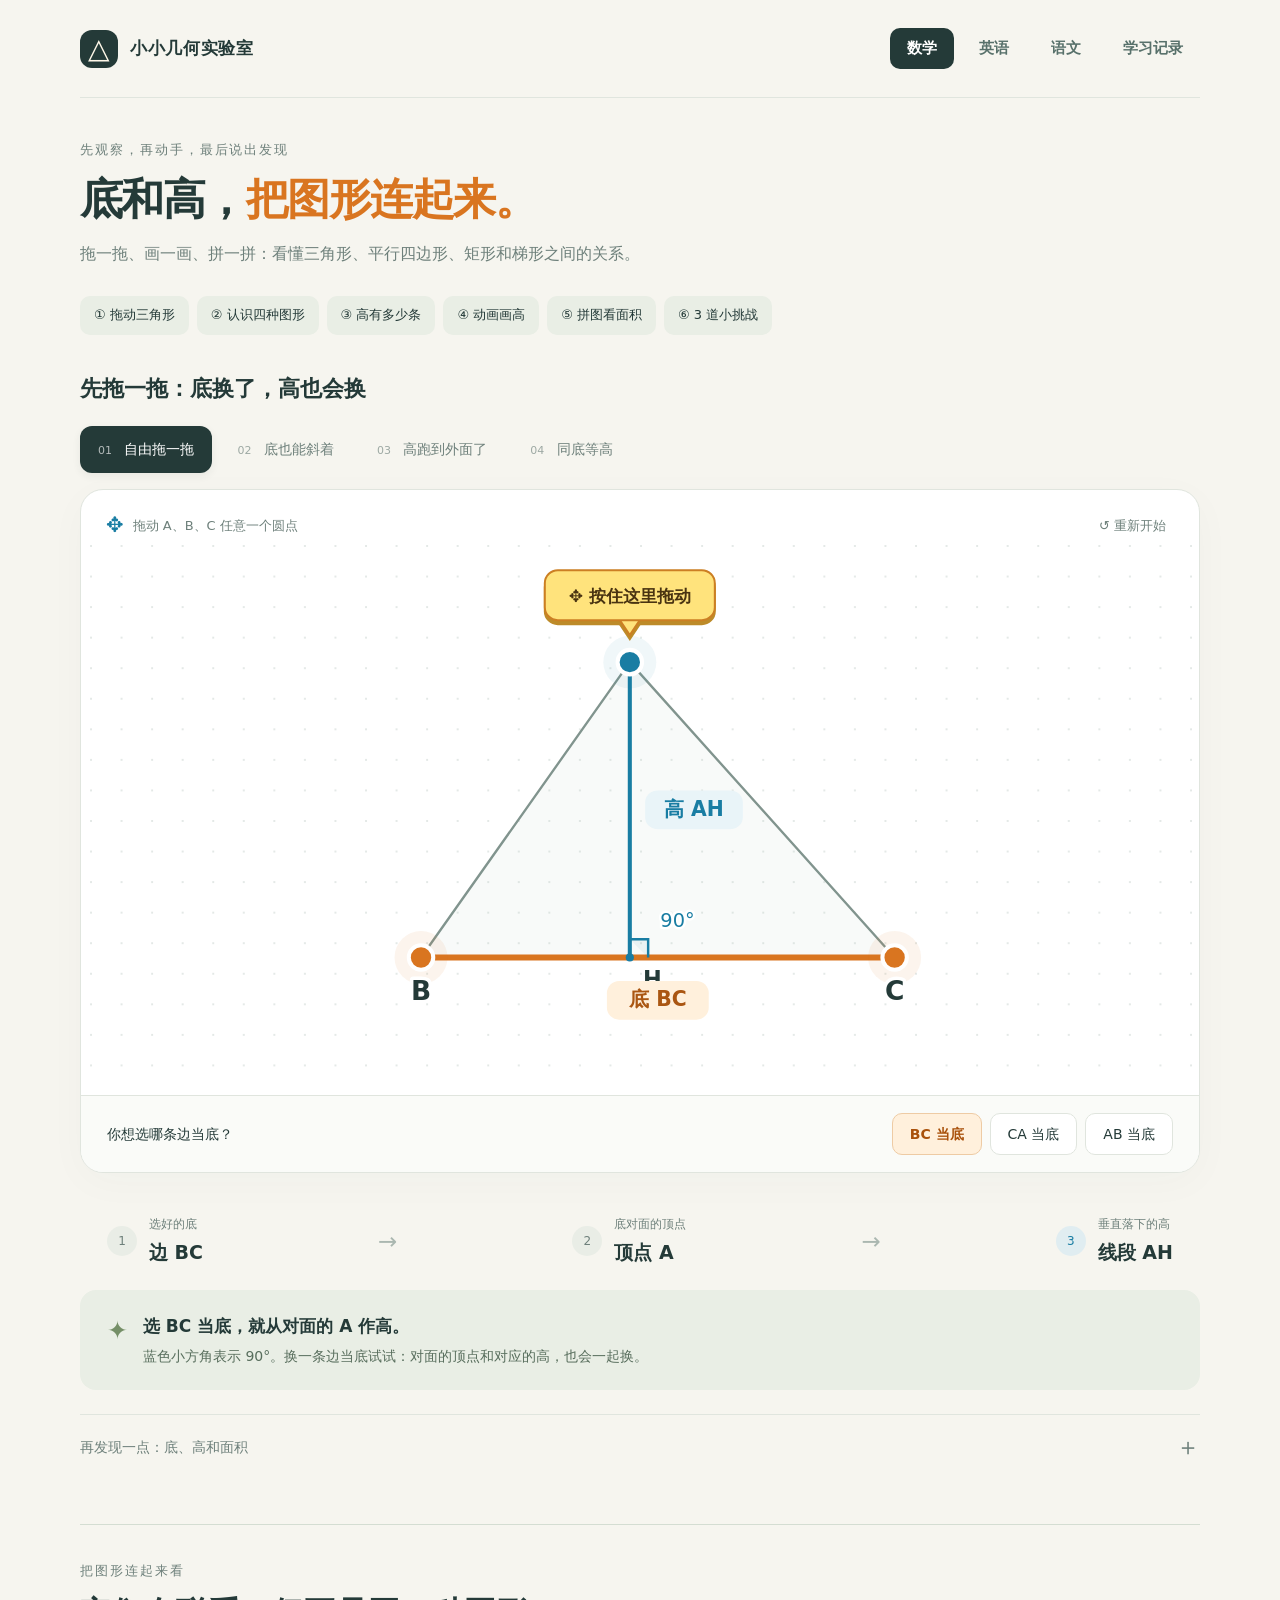
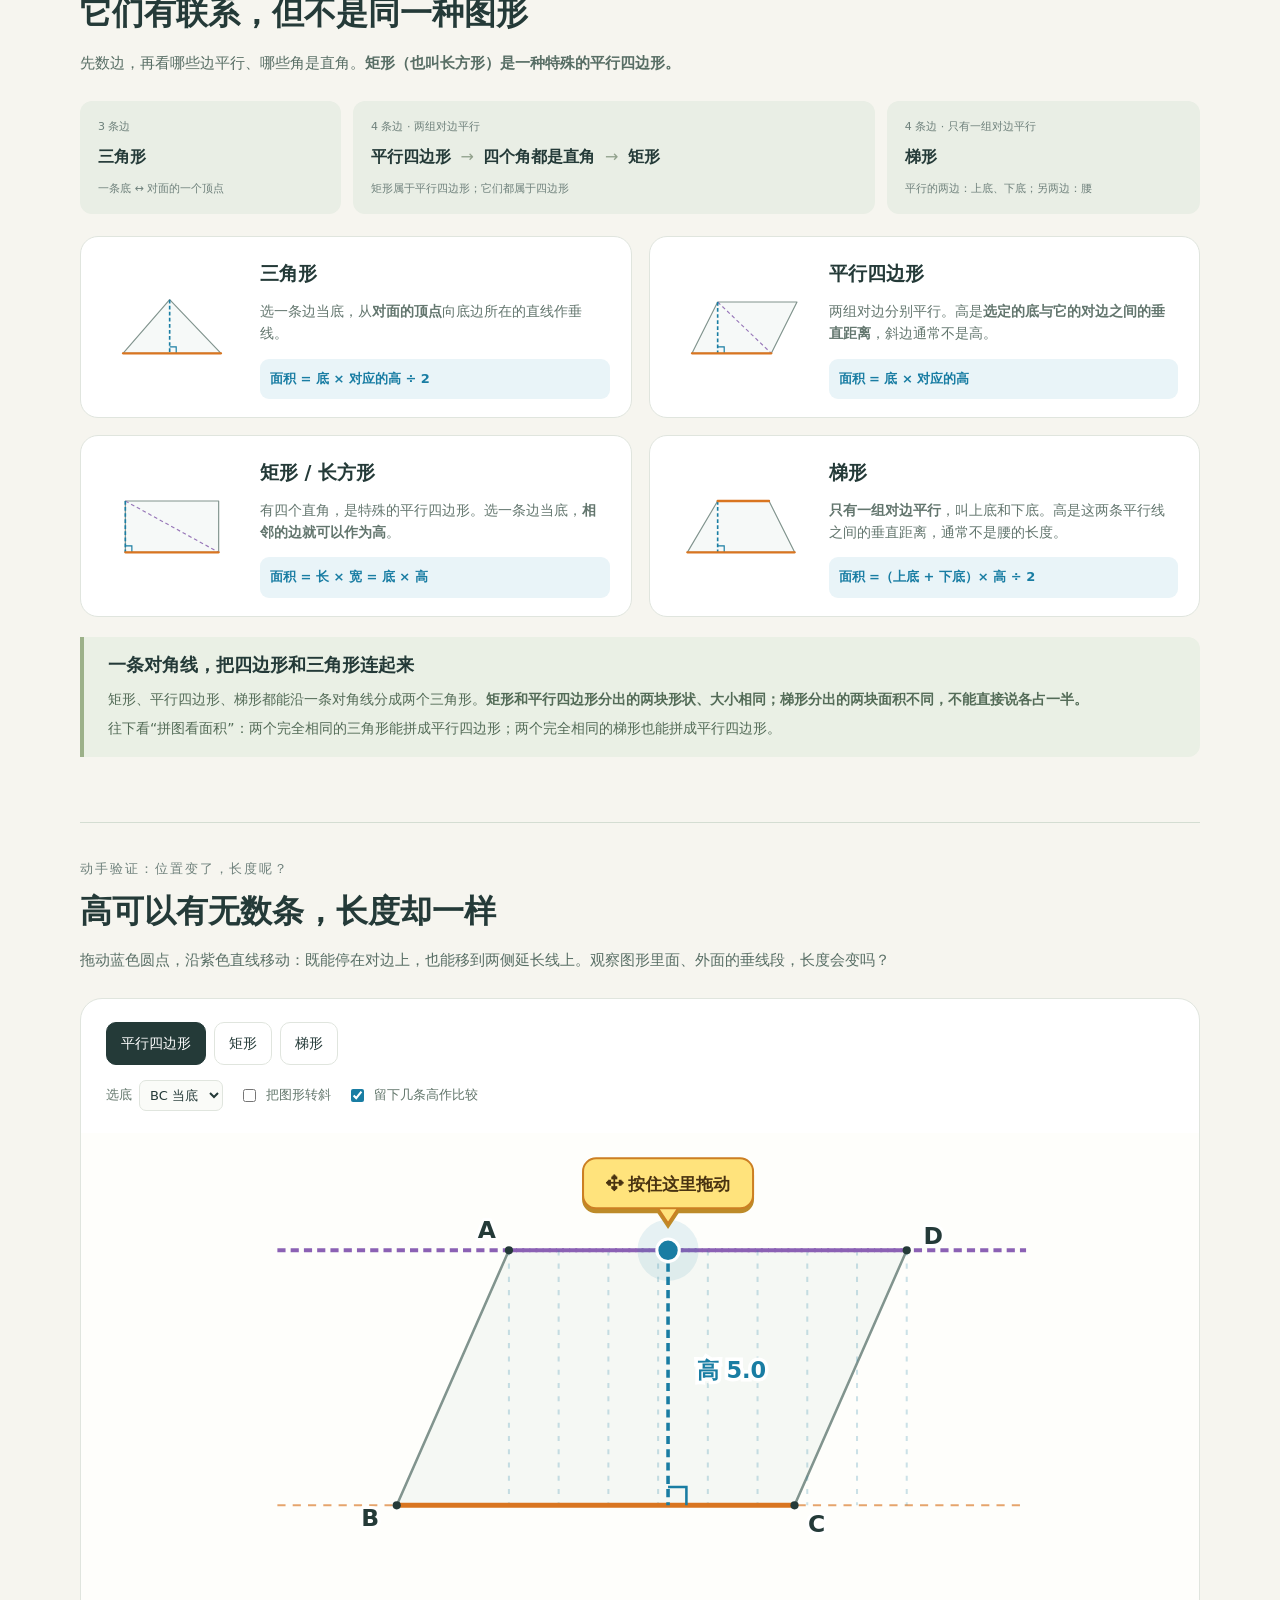
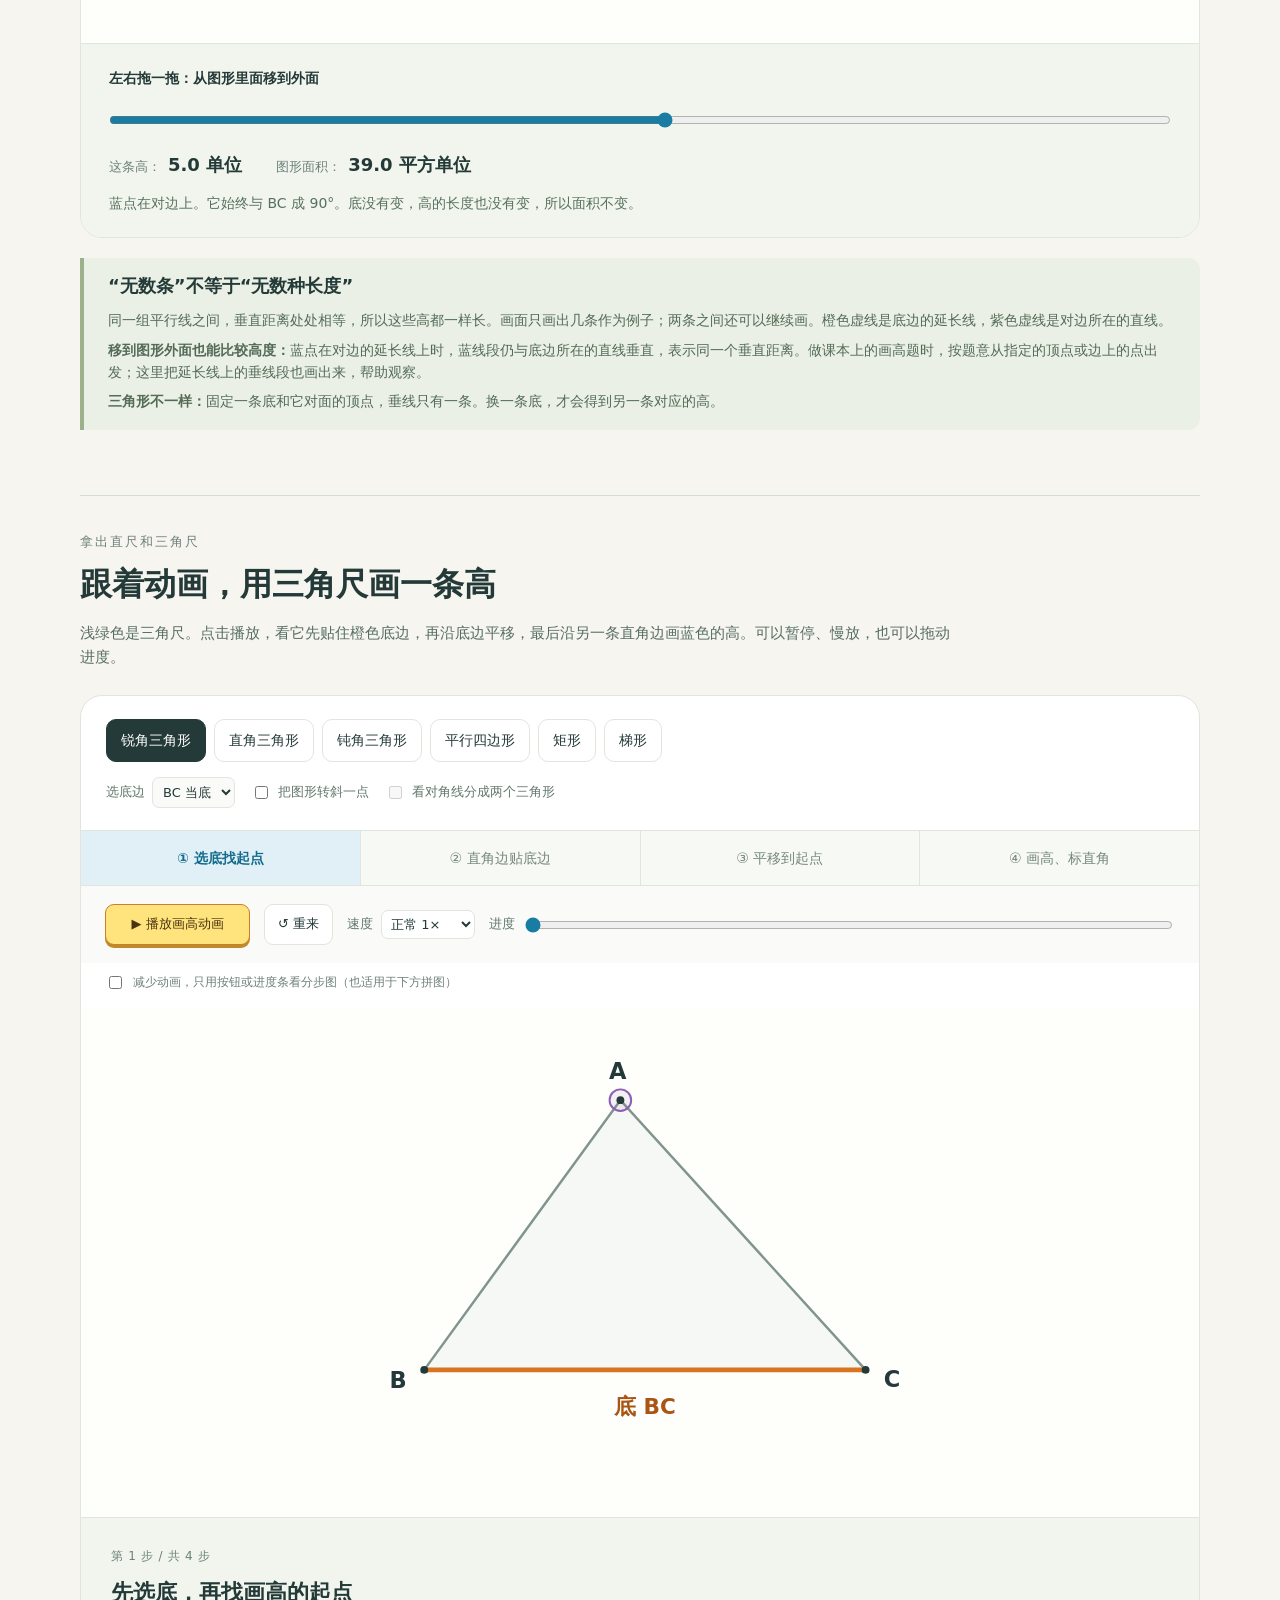
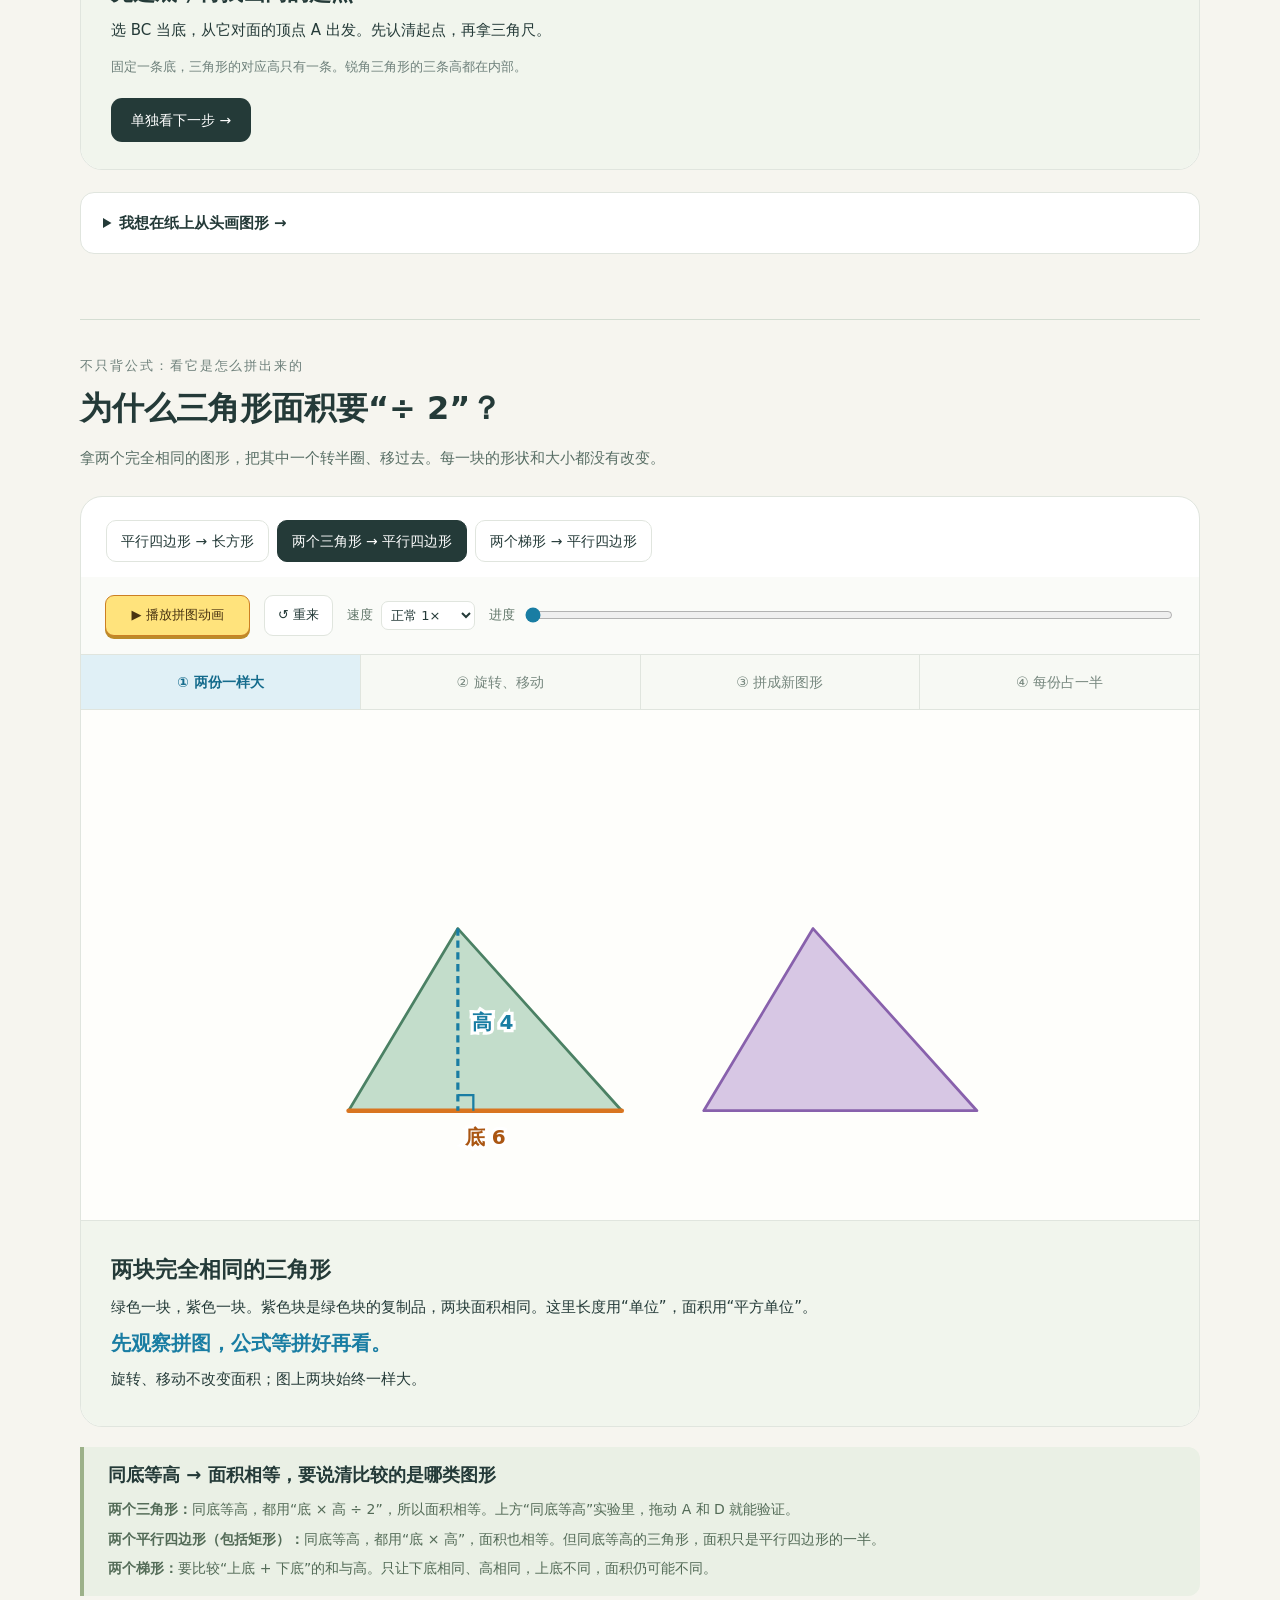
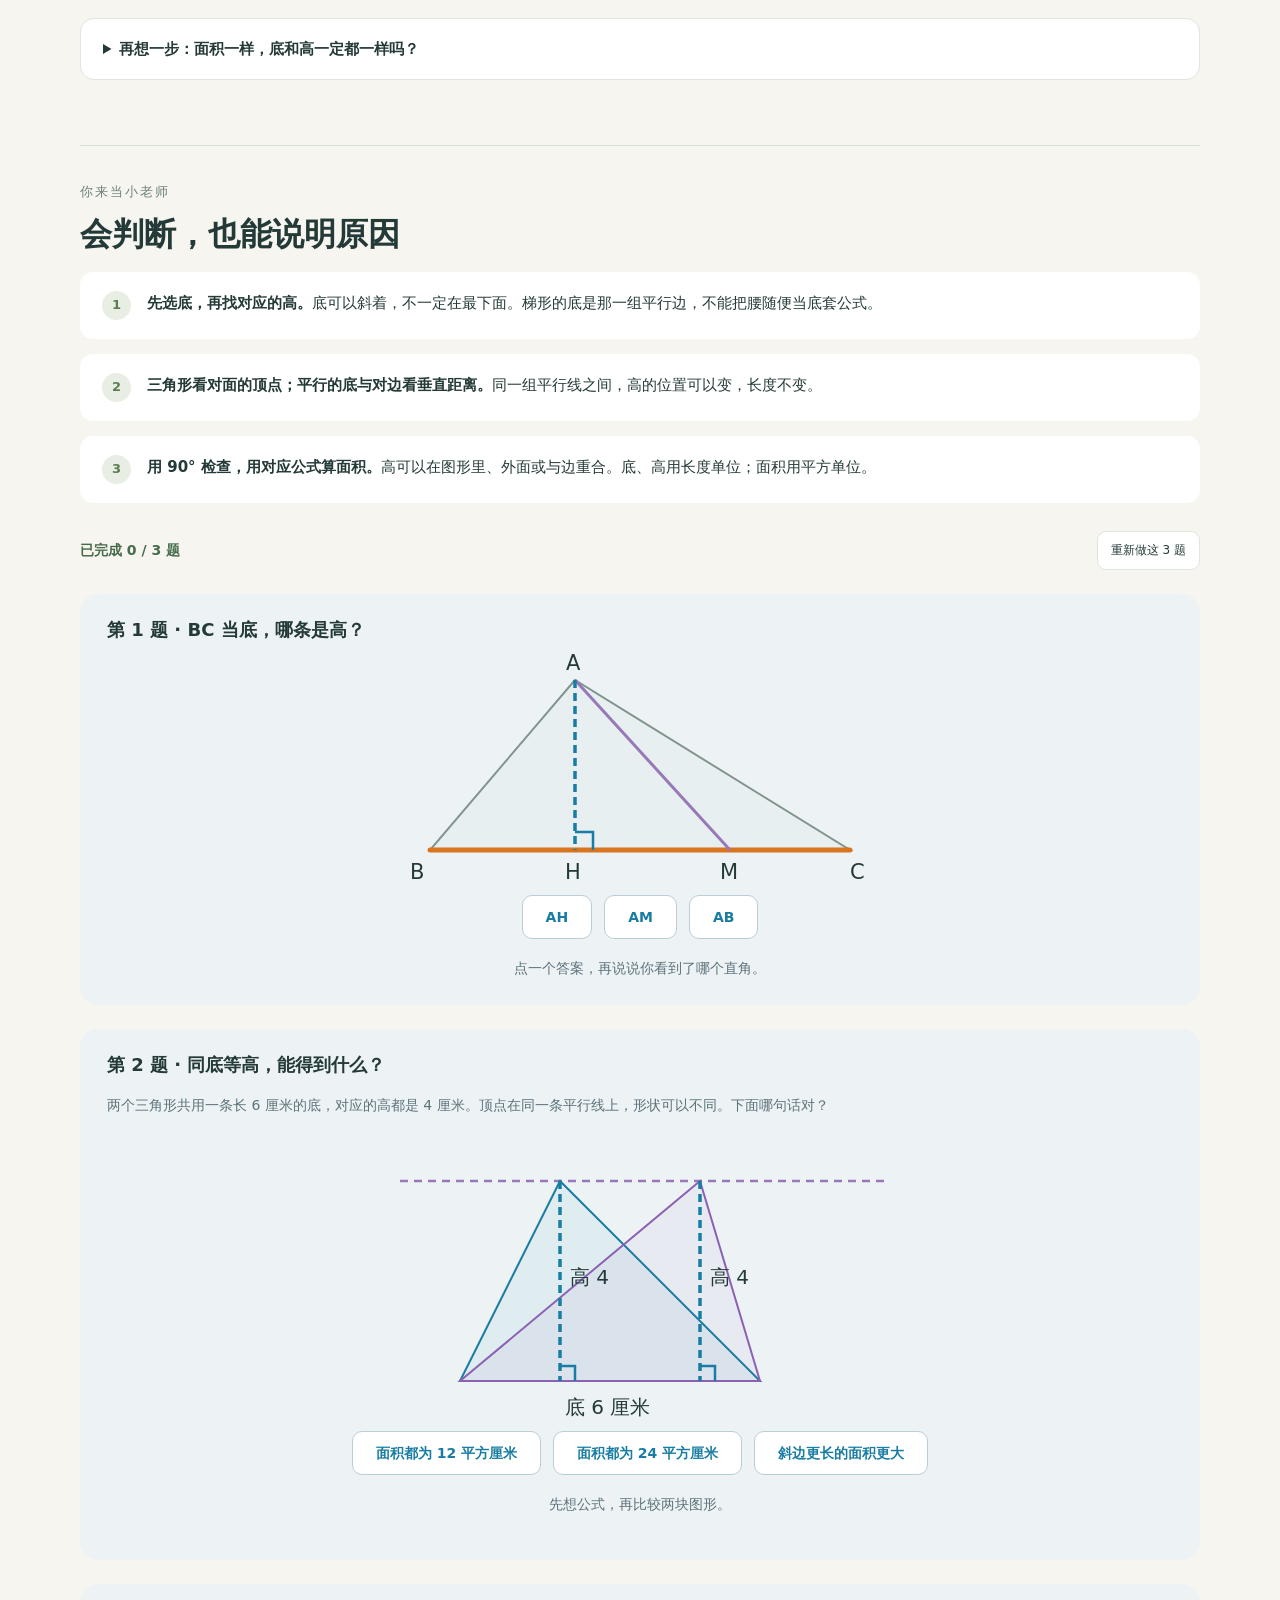
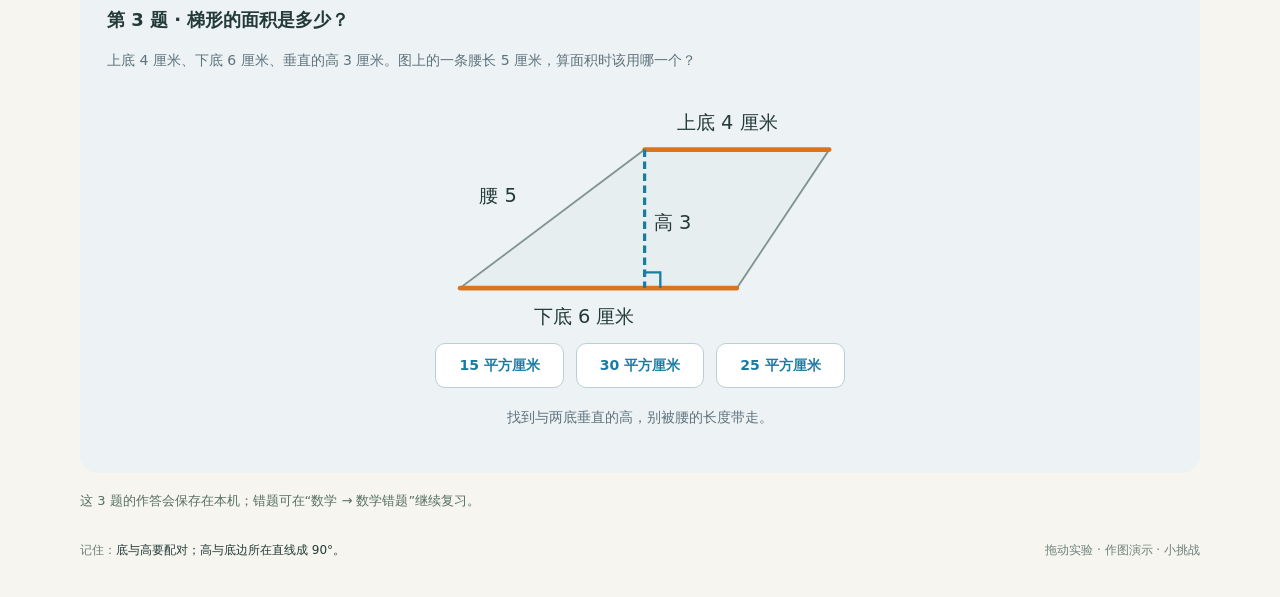
<file: geometry/index.html>
<!doctype html>
<html lang="zh-CN">
<head>
  <meta charset="utf-8">
  <meta name="viewport" content="width=device-width,initial-scale=1">
  <meta name="theme-color" content="#f6f5ef">
  <meta name="description" content="通过拖动、三角尺动画与拼图，理解三角形、平行四边形、矩形、梯形的底高与面积关系，含3道练习题。">
  <title>图形的底和高 · 拖一拖，画一画</title>
  <link rel="stylesheet" href="style.css">
  <link rel="stylesheet" href="school.css?v=20261101-school1">
</head>
<body>
<div class="page">
  <header class="masthead school-header"><a class="brand" href="./" aria-label="几何实验室首页"><span class="brand-mark">△</span> 小小几何实验室</a><nav class="school-nav" aria-label="学科栏目"><a href="study.html#math" aria-current="page">数学</a><a href="study.html#english">英语</a><a href="study.html#chinese">语文</a><a href="study.html#records">学习记录</a></nav></header>
  <main>
    <section class="intro"><div class="eyebrow">先观察，再动手，最后说出发现</div><h1>底和高，<span>把图形连起来。</span></h1><p>拖一拖、画一画、拼一拼：看懂三角形、平行四边形、矩形和梯形之间的关系。</p></section>
    <nav class="chapter-nav" aria-label="学习内容"><a href="#triangleLab">① 拖动三角形</a><a href="#shapeFamily">② 认识四种图形</a><a href="#movingHeights">③ 高有多少条</a><a href="#drawingLesson">④ 动画画高</a><a href="#areaLesson">⑤ 拼图看面积</a><a href="#checkHeight">⑥ 3 道小挑战</a></nav>
    <h2 class="chapter-title" id="triangleLab">先拖一拖：底换了，高也会换</h2>
    <nav class="experiments" aria-label="选择小实验">
      <button class="experiment active" data-scene="free" aria-pressed="true"><span>01</span> 自由拖一拖</button>
      <button class="experiment" data-scene="tilted" aria-pressed="false"><span>02</span> 底也能斜着</button>
      <button class="experiment" data-scene="outside" aria-pressed="false"><span>03</span> 高跑到外面了</button>
      <button class="experiment" data-scene="parallel" aria-pressed="false"><span>04</span> 同底等高</button>
    </nav>
    <section class="lab" aria-label="三角形互动实验">
      <div class="board-top"><div class="drag-hint"><span class="grab-icon">✥</span><span id="dragHint">拖动 A、B、C 任意一个圆点</span></div><button class="reset" id="reset" aria-label="重置当前实验">↺ 重新开始</button></div>
      <svg id="board" viewBox="0 0 900 540" role="group" aria-labelledby="svgTitle svgDesc">
        <title id="svgTitle">可以拖动的三角形，橙色为底，蓝色为对应的高</title>
        <desc id="svgDesc">拖动三个顶点。高从底边对面的顶点出发，垂直落到底边所在的直线上。也可用方向键移动已选中的顶点。</desc>
        <defs><pattern id="dots" width="30" height="30" patternUnits="userSpaceOnUse"><circle cx="1" cy="1" r="1" fill="#dce3e0"/></pattern></defs>
        <rect id="grid" x="-2000" y="-2000" width="5000" height="5000" fill="url(#dots)"/>
        <line id="parallelGuide" class="parallel-guide" x1="-1000" x2="2000" y1="0" y2="0"/>
        <g id="comparisonGeometry" style="display:none">
          <polygon id="compareTriangle" class="compare-triangle"/>
          <line id="compareHeight" class="compare-height"/>
          <path id="compareAngle" class="compare-angle"/>
          <circle id="compareFoot" r="4" class="compare-foot"/>
          <text id="compareFootLabel" class="foot-label">K</text>
          <g id="compareHeightTag" class="label-tag compare-tag"><rect width="96" height="38" rx="12"/><text x="48" y="25" text-anchor="middle">高 DK</text></g>
        </g>
        <polygon id="triangle" class="triangle"/>
        <line id="extension" class="extension"/>
        <line id="baseLine" class="base-line"/>
        <line id="heightLine" class="height-line"/>
        <path id="rightAngle" class="right-angle"/>
        <circle id="footDot" r="4" class="foot-dot"/>
        <text id="footLabel" class="foot-label">H</text>
        <g id="heightTag" class="label-tag"><rect width="96" height="38" rx="12"/><text x="48" y="25" text-anchor="middle">高 AH</text></g>
        <g id="baseTag" class="label-tag base-tag"><rect width="100" height="38" rx="12"/><text x="50" y="25" text-anchor="middle">底 BC</text></g>
        <text id="angleLabel" class="angle-label">90°</text>
        <g class="vertex" data-point="A" role="button" tabindex="0" aria-label="拖动顶点 A，也可用方向键移动"><circle class="hit" r="42"/><circle class="halo" r="26"/><circle class="dot" r="12"/><text class="point-name" text-anchor="middle" y="-36">A</text></g>
        <g class="vertex" data-point="B" role="button" tabindex="0" aria-label="拖动顶点 B，也可用方向键移动"><circle class="hit" r="42"/><circle class="halo" r="26"/><circle class="dot" r="12"/><text class="point-name" text-anchor="middle" y="42">B</text></g>
        <g class="vertex" data-point="C" role="button" tabindex="0" aria-label="拖动顶点 C，也可用方向键移动"><circle class="hit" r="42"/><circle class="halo" r="26"/><circle class="dot" r="12"/><text class="point-name" text-anchor="middle" y="42">C</text></g>
        <g class="vertex alternate" data-point="D" role="button" tabindex="0" style="display:none" aria-label="第二个三角形的顶点 D，可以左右拖动"><circle class="hit" r="42"/><circle class="halo" r="26"/><circle class="dot" r="12"/><text class="point-name" text-anchor="middle" y="-36">D</text></g>
      </svg>
      <section class="same-base-panel" id="sameBasePanel" hidden aria-label="同底等高的意思">
        <div><span class="compare-step">什么叫同底？</span><strong>都用 <em>BC</em> 当底</strong><p>△ABC 和 △DBC 共用这条橙色底边。</p></div>
        <div><span class="compare-step">什么叫等高？</span><strong>AH = DK = <span id="equalHeight">—</span></strong><p>两条高都垂直于底边，而且一样长。</p></div>
        <div><span class="compare-step">比较两个面积</span><strong>△ABC：<span id="areaFirst">—</span><br>△DBC：<span id="areaSecond">—</span></strong><p>两个面积都是 <span id="equalArea">—</span>。形状、斜边可以不同，面积却相等，因为都用“同一个底 × 同样长的高 ÷ 2”。</p></div>
      </section>
      <div class="base-picker"><span>你想选哪条边当底？</span><div role="group" aria-label="选择底边"><button class="base-choice selected" data-base="BC" aria-pressed="true">BC 当底</button><button class="base-choice" data-base="CA" aria-pressed="false">CA 当底</button><button class="base-choice" data-base="AB" aria-pressed="false">AB 当底</button></div></div>
    </section>
    <section class="understand" aria-label="底和高怎样对应">
      <div class="pairing"><div class="pair"><span class="pair-number">1</span><div><span class="pair-title">选好的底</span><strong id="baseName">边 BC</strong></div></div><span class="pair-arrow">→</span><div class="pair"><span class="pair-number">2</span><div><span class="pair-title">底对面的顶点</span><strong id="vertexName">顶点 A</strong></div></div><span class="pair-arrow">→</span><div class="pair"><span class="pair-number blue">3</span><div><span class="pair-title">垂直落下的高</span><strong id="heightName">线段 AH</strong></div></div></div>
      <div class="discovery"><span class="discovery-symbol">✦</span><div><h2 id="discoveryTitle">高要和底边所在的直线垂直。</h2><p id="discoveryText">看蓝色小方角：这里总是 90°。高不是任意一条斜着连过去的线。</p></div></div>
    </section>
    <details class="numbers"><summary>再发现一点：底、高和面积 <span>＋</span></summary><div class="measurements"><div><span>底的长度</span><strong id="baseValue">—</strong></div><b>×</b><div><span>对应的高</span><strong id="heightValue">—</strong></div><b>÷ 2 =</b><div><span>三角形面积</span><strong id="areaValue">—</strong></div></div><p>小圆点的间隔代表 1 个长度单位。长度和面积都按图形实时计算，显示值经过四舍五入。</p></details>
    <section class="lesson-section" id="shapeFamily" aria-labelledby="familyTitle">
      <div class="eyebrow">把图形连起来看</div><h2 id="familyTitle">它们有联系，但不是同一种图形</h2>
      <p class="section-lead">先数边，再看哪些边平行、哪些角是直角。<strong>矩形（也叫长方形）是一种特殊的平行四边形。</strong></p>
      <div class="relation-map" aria-label="四种图形的分类关系"><div><span>3 条边</span><strong>三角形</strong><small>一条底 ↔ 对面的一个顶点</small></div><div><span>4 条边 · 两组对边平行</span><strong>平行四边形 <b>→</b> 四个角都是直角 <b>→</b> 矩形</strong><small>矩形属于平行四边形；它们都属于四边形</small></div><div><span>4 条边 · 只有一组对边平行</span><strong>梯形</strong><small>平行的两边：上底、下底；另两边：腰</small></div></div>
      <div class="family-grid">
        <article class="family-card"><svg viewBox="0 0 300 170" role="img" aria-label="三角形示意图"><polygon points="145,25 45,140 255,140"/><line x1="145" y1="25" x2="145" y2="140" class="mini-height"/><path d="M145 126h14v14" class="mini-angle"/><line x1="45" y1="140" x2="255" y2="140" class="mini-base"/></svg><h3>三角形</h3><p>选一条边当底，从<strong>对面的顶点</strong>向底边所在的直线作垂线。</p><strong class="formula">面积 = 底 × 对应的高 ÷ 2</strong></article>
        <article class="family-card"><svg viewBox="0 0 300 170" role="img" aria-label="平行四边形沿对角线分成两个三角形"><polygon points="100,30 270,30 215,140 45,140"/><path d="M100 30L215 140" class="mini-diagonal"/><line x1="100" y1="30" x2="100" y2="140" class="mini-height"/><path d="M100 126h14v14" class="mini-angle"/><line x1="45" y1="140" x2="215" y2="140" class="mini-base"/></svg><h3>平行四边形</h3><p>两组对边分别平行。高是<strong>选定的底与它的对边之间的垂直距离</strong>，斜边通常不是高。</p><strong class="formula">面积 = 底 × 对应的高</strong></article>
        <article class="family-card"><svg viewBox="0 0 300 170" role="img" aria-label="矩形有四个直角，也能沿对角线分成两个三角形"><polygon points="50,30 250,30 250,140 50,140"/><path d="M50 30L250 140" class="mini-diagonal"/><line x1="50" y1="30" x2="50" y2="140" class="mini-height"/><path d="M50 126h14v14" class="mini-angle"/><line x1="50" y1="140" x2="250" y2="140" class="mini-base"/></svg><h3>矩形 / 长方形</h3><p>有四个直角，是特殊的平行四边形。选一条边当底，<strong>相邻的边就可以作为高</strong>。</p><strong class="formula">面积 = 长 × 宽 = 底 × 高</strong></article>
        <article class="family-card"><svg viewBox="0 0 300 170" role="img" aria-label="梯形的上底下底平行，高与两底垂直"><polygon points="100,30 210,30 265,140 35,140"/><line x1="100" y1="30" x2="100" y2="140" class="mini-height"/><path d="M100 126h14v14" class="mini-angle"/><line x1="100" y1="30" x2="210" y2="30" class="mini-base"/><line x1="35" y1="140" x2="265" y2="140" class="mini-base"/></svg><h3>梯形</h3><p><strong>只有一组对边平行</strong>，叫上底和下底。高是这两条平行线之间的垂直距离，通常不是腰的长度。</p><strong class="formula">面积 =（上底 + 下底）× 高 ÷ 2</strong></article>
      </div>
      <div class="connection-note"><h3>一条对角线，把四边形和三角形连起来</h3><p>矩形、平行四边形、梯形都能沿一条对角线分成两个三角形。<strong>矩形和平行四边形分出的两块形状、大小相同；梯形分出的两块面积不同，不能直接说各占一半。</strong></p><p>往下看“拼图看面积”：两个完全相同的三角形能拼成平行四边形；两个完全相同的梯形也能拼成平行四边形。</p></div>
    </section>
    <section class="lesson-section" id="movingHeights" aria-labelledby="movingTitle"><div class="eyebrow">动手验证：位置变了，长度呢？</div><h2 id="movingTitle">高可以有无数条，长度却一样</h2><p class="section-lead">拖动蓝色圆点，沿紫色直线移动：既能停在对边上，也能移到两侧延长线上。观察图形里面、外面的垂线段，长度会变吗？</p><div class="activity-card"><div class="shape-switch" role="group" aria-label="选择移动高的图形"><button data-height-shape="parallelogram" aria-pressed="true">平行四边形</button><button data-height-shape="rectangle" aria-pressed="false">矩形</button><button data-height-shape="trapezoid" aria-pressed="false">梯形</button></div><div class="drawing-options"><label>选底 <select id="movingBase" aria-label="移动高实验的底边"></select></label><label><input id="movingTilt" type="checkbox"> 把图形转斜</label><label><input id="showManyHeights" type="checkbox" checked> 留下几条高作比较</label></div><svg id="heightsBoard" viewBox="0 0 900 500" role="group" aria-labelledby="heightsTitle heightsDesc"></svg><div class="height-controls"><label for="heightPosition">左右拖一拖：从图形里面移到外面</label><input id="heightPosition" type="range" min="0" max="100" step="0.1" value="40" aria-label="高的位置，可移到对边延长线上"><div class="live-metrics"><span>这条高：<strong id="movingHeightValue">—</strong></span><span>图形面积：<strong id="movingAreaValue">—</strong></span></div><p id="heightFinding">—</p></div></div><div class="connection-note"><h3>“无数条”不等于“无数种长度”</h3><p>同一组平行线之间，垂直距离处处相等，所以这些高都一样长。画面只画出几条作为例子；两条之间还可以继续画。橙色虚线是底边的延长线，紫色虚线是对边所在的直线。</p><p><strong>移到图形外面也能比较高度：</strong>蓝点在对边的延长线上时，蓝线段仍与底边所在的直线垂直，表示同一个垂直距离。做课本上的画高题时，按题意从指定的顶点或边上的点出发；这里把延长线上的垂线段也画出来，帮助观察。</p><p><strong>三角形不一样：</strong>固定一条底和它对面的顶点，垂线只有一条。换一条底，才会得到另一条对应的高。</p></div></section>
    <section class="lesson-section" id="drawingLesson" aria-labelledby="drawingTitle">
      <div class="eyebrow">拿出直尺和三角尺</div><h2 id="drawingTitle">跟着动画，用三角尺画一条高</h2><p class="section-lead">浅绿色是三角尺。点击播放，看它先贴住橙色底边，再沿底边平移，最后沿另一条直角边画蓝色的高。可以暂停、慢放，也可以拖动进度。</p>
      <div class="drawing-lab">
        <div class="shape-switch" role="group" aria-label="选择作图示例"><button data-shape="acute" aria-pressed="true">锐角三角形</button><button data-shape="right" aria-pressed="false">直角三角形</button><button data-shape="obtuse" aria-pressed="false">钝角三角形</button><button data-shape="parallelogram" aria-pressed="false">平行四边形</button><button data-shape="rectangle" aria-pressed="false">矩形</button><button data-shape="trapezoid" aria-pressed="false">梯形</button></div>
        <div class="drawing-options"><label>选底边 <select id="lessonBase" aria-label="作图示例的底边"></select></label><label><input id="tiltLesson" type="checkbox"> 把图形转斜一点</label><label><input id="splitLesson" type="checkbox"> 看对角线分成两个三角形</label></div>
        <div class="step-buttons" role="group" aria-label="画高的步骤"><button data-step="1" aria-pressed="true">① 选底找起点</button><button data-step="2" aria-pressed="false">② 直角边贴底边</button><button data-step="3" aria-pressed="false">③ 平移到起点</button><button data-step="4" aria-pressed="false">④ 画高、标直角</button></div>
        <div class="motion-controls"><button id="constructionPlay" class="play-button">▶ 播放画高动画</button><button id="constructionRestart">↺ 重来</button><label>速度 <select id="constructionSpeed"><option value="0.5">慢速 0.5×</option><option value="1" selected>正常 1×</option><option value="1.5">稍快 1.5×</option></select></label><label class="progress-label">进度 <input id="constructionProgress" type="range" min="0" max="1000" step="1" value="0" aria-label="画高动画进度"></label></div>
        <label class="calm-option"><input id="calmMotion" type="checkbox"> 减少动画，只用按钮或进度条看分步图（也适用于下方拼图）</label>
        <svg id="constructionBoard" viewBox="0 0 900 500" role="img" aria-labelledby="constructionTitle constructionDesc"><title id="constructionTitle">一步一步画高</title><desc id="constructionDesc">选择图形和步骤，观看底边、垂线和直角的对应关系。</desc></svg>
        <div class="drawing-caption" aria-live="polite"><span id="lessonStepCount">第 1 步 / 共 4 步</span><h3 id="lessonStepTitle">先选一条边当底</h3><p id="lessonStepText"></p><p id="lessonObservation" class="observation"></p><button id="lessonNext" class="next-step">下一步 →</button></div>
      </div>
      <details class="paper-guide"><summary>我想在纸上从头画图形 →</summary><div class="paper-grid"><article><h3>画三角形</h3><ol><li>用直尺画线段 BC。</li><li>在 BC 所在直线外点一个点 A。</li><li>连接 AB 和 AC，得到三角形。</li><li>选 BC 当底，再从 A 作 BC 所在直线的垂线。</li></ol><p>三点不能排成一条直线。想画直角三角形，可先在 B 作垂线，再在垂线上取 A。</p></article><article><h3>画矩形</h3><ol><li>用直尺画底边 AB。</li><li>分别经过 A、B，向同一侧作 AB 的垂线。</li><li>在两条垂线上分别取 D、C，让 AD = BC。</li><li>连接 DC。AD 或 BC 就是底 AB 对应的高。</li></ol><p>用三角尺的小方角检查四个角，应该都是直角。</p></article><article><h3>画平行四边形</h3><ol><li>画底边 AB，再画一条相邻边 AD。</li><li>过 D 画 AB 的平行线。</li><li>过 B 画 AD 的平行线，两线交于 C。</li><li>连接完成后，从 D 向 AB 所在直线作垂线，得到对应的高。</li></ol><p>画平行线：三角尺的一条边贴住原线，另一条边靠直尺；固定直尺，平移三角尺，到目标点后沿原来那条边画线。</p></article><article><h3>画梯形</h3><ol><li>先画一条下底 BC。</li><li>在上方画一条与 BC 平行的直线。</li><li>在上方直线上取 A、D，使 AD 与 BC 长度不同。</li><li>连接 AB、DC，这两条是腰。再从上底的一个点向下底所在直线作垂线。</li></ol><p>不要把腰当高。上底、下底是相对的名称，图形转动后仍是这组平行边。</p></article></div></details>
    </section>
    <section class="lesson-section" id="areaLesson" aria-labelledby="areaTitle"><div class="eyebrow">不只背公式：看它是怎么拼出来的</div><h2 id="areaTitle">为什么三角形面积要“÷ 2”？</h2><p class="section-lead" id="areaLead">拿两个完全相同的图形，把其中一个转半圈、移过去。每一块的形状和大小都没有改变。</p><div class="activity-card"><div class="shape-switch" role="group" aria-label="选择面积拼图"><button data-area-mode="parallelogram" aria-pressed="false">平行四边形 → 长方形</button><button data-area-mode="triangle" aria-pressed="true">两个三角形 → 平行四边形</button><button data-area-mode="trapezoid" aria-pressed="false">两个梯形 → 平行四边形</button></div><div class="motion-controls"><button id="areaPlay" class="play-button">▶ 播放拼图动画</button><button id="areaRestart">↺ 重来</button><label>速度 <select id="areaSpeed"><option value="0.5">慢速 0.5×</option><option value="1" selected>正常 1×</option><option value="1.5">稍快 1.5×</option></select></label><label class="progress-label">进度 <input id="areaProgress" type="range" min="0" max="1000" step="1" value="0" aria-label="面积拼图动画进度"></label></div><div class="step-buttons" role="group" aria-label="面积拼图步骤"><button data-area-step="0" aria-pressed="true">① 两份一样大</button><button data-area-step="1" aria-pressed="false">② 旋转、移动</button><button data-area-step="2" aria-pressed="false">③ 拼成新图形</button><button data-area-step="3" aria-pressed="false">④ 每份占一半</button></div><svg id="areaBoard" viewBox="0 -80 1000 560" role="img" aria-labelledby="assemblyTitle assemblyDesc"></svg><div class="drawing-caption" aria-live="polite"><h3 id="areaStageTitle">两块完全相同的三角形</h3><p id="areaStageText"></p><p id="areaFormula" class="big-formula"></p><p id="areaExample"></p></div></div><div class="connection-note"><h3>同底等高 → 面积相等，要说清比较的是哪类图形</h3><p><strong>两个三角形：</strong>同底等高，都用“底 × 高 ÷ 2”，所以面积相等。上方“同底等高”实验里，拖动 A 和 D 就能验证。</p><p><strong>两个平行四边形（包括矩形）：</strong>同底等高，都用“底 × 高”，面积也相等。但同底等高的三角形，面积只是平行四边形的一半。</p><p><strong>两个梯形：</strong>要比较“上底 + 下底”的和与高。只让下底相同、高相同，上底不同，面积仍可能不同。</p></div><details class="paper-guide"><summary>再想一步：面积一样，底和高一定都一样吗？</summary><p>不一定。例如三角形一：底 6、高 4，面积 12；三角形二：底 8、高 3，面积也是 12。所以“同底等高”能保证面积相等，但面积相等不一定同底等高。</p></details></section>
    <section class="lesson-section" id="checkHeight" aria-labelledby="checkTitle"><div class="eyebrow">你来当小老师</div><h2 id="checkTitle">会判断，也能说明原因</h2><div class="checklist"><p><b>1</b><span><strong>先选底，再找对应的高。</strong>底可以斜着，不一定在最下面。梯形的底是那一组平行边，不能把腰随便当底套公式。</span></p><p><b>2</b><span><strong>三角形看对面的顶点；平行的底与对边看垂直距离。</strong>同一组平行线之间，高的位置可以变，长度不变。</span></p><p><b>3</b><span><strong>用 90° 检查，用对应公式算面积。</strong>高可以在图形里、外面或与边重合。底、高用长度单位；面积用平方单位。</span></p></div><div class="quiz-status"><strong id="quizScore" aria-live="polite">已完成 0 / 3 题</strong><button id="quizReset">重新做这 3 题</button></div>
      <article class="quiz" data-question="1"><h3>第 1 题 · BC 当底，哪条是高？</h3><svg viewBox="0 0 600 250" role="img" aria-label="三角形 ABC，AH 垂直 BC，AM 斜着连接到底边，AH 有直角标记"><polygon points="235,35 90,205 510,205" fill="#93b5a811" stroke="#81948e" stroke-width="2"/><line x1="90" y1="205" x2="510" y2="205" class="mini-base"/><line x1="235" y1="35" x2="390" y2="205" stroke="#9878b9" stroke-width="3"/><line x1="235" y1="35" x2="235" y2="205" class="mini-height"/><path d="M235 187h18v18" class="mini-angle"/><g fill="#243a38" font-size="21"><text x="226" y="25">A</text><text x="70" y="234">B</text><text x="510" y="234">C</text><text x="225" y="234">H</text><text x="380" y="234">M</text></g></svg><div class="quiz-choices" role="group" aria-label="第1题答案"><button data-answer="AH" aria-pressed="false">AH</button><button data-answer="AM" aria-pressed="false">AM</button><button data-answer="AB" aria-pressed="false">AB</button></div><p class="quiz-feedback" id="quizFeedback" aria-live="polite">点一个答案，再说说你看到了哪个直角。</p></article>
      <article class="quiz" data-question="2"><h3>第 2 题 · 同底等高，能得到什么？</h3><p>两个三角形共用一条长 6 厘米的底，对应的高都是 4 厘米。顶点在同一条平行线上，形状可以不同。下面哪句话对？</p><svg viewBox="0 0 600 300" role="img" aria-label="两三角形共用底长6厘米，两个顶点在同一条平行线上，高都为4厘米"><path d="M60 50H550" class="mini-diagonal"/><polygon points="220,50 120,250 420,250" fill="#197da310" stroke="#197da3" stroke-width="2"/><polygon points="360,50 120,250 420,250" fill="#8b61b410" stroke="#8b61b4" stroke-width="2"/><path d="M220 50V250M360 50V250" class="mini-height"/><path d="M220 235h15v15M360 235h15v15" class="mini-angle"/><g font-size="20" fill="#243a38"><text x="225" y="283">底 6 厘米</text><text x="230" y="153">高 4</text><text x="370" y="153">高 4</text></g></svg><div class="quiz-choices" role="group" aria-label="第2题答案"><button data-answer="equal" aria-pressed="false">面积都为 12 平方厘米</button><button data-answer="double" aria-pressed="false">面积都为 24 平方厘米</button><button data-answer="slanted" aria-pressed="false">斜边更长的面积更大</button></div><p class="quiz-feedback" aria-live="polite">先想公式，再比较两块图形。</p></article>
      <article class="quiz" data-question="3"><h3>第 3 题 · 梯形的面积是多少？</h3><p>上底 4 厘米、下底 6 厘米、垂直的高 3 厘米。图上的一条腰长 5 厘米，算面积时该用哪一个？</p><svg viewBox="0 0 650 280" role="img" aria-label="梯形上底4厘米、下底6厘米、高3厘米、左腰5厘米"><polygon points="330,70 130,220 430,220 530,70" fill="#93b5a815" stroke="#81948e" stroke-width="2"/><path d="M330 70H530M130 220H430" class="mini-base"/><path d="M330 70V220" class="mini-height"/><path d="M330 203h17v17" class="mini-angle"/><g fill="#243a38" font-size="21"><text x="365" y="48">上底 4 厘米</text><text x="210" y="258">下底 6 厘米</text><text x="340" y="156">高 3</text><text x="151" y="127">腰 5</text></g></svg><div class="quiz-choices" role="group" aria-label="第3题答案"><button data-answer="15" aria-pressed="false">15 平方厘米</button><button data-answer="30" aria-pressed="false">30 平方厘米</button><button data-answer="25" aria-pressed="false">25 平方厘米</button></div><p class="quiz-feedback" aria-live="polite">找到与两底垂直的高，别被腰的长度带走。</p></article>
    </section>
    <footer><span>记住：<strong>底与高要配对；高与底边所在直线成 90°。</strong></span><span>拖动实验 · 作图演示 · 小挑战</span></footer>
  </main>
</div>
<script src="geometry.js?v=20261101-outside1"></script>
<script src="drag-hints.js?v=20261101-playhint1"></script>
<script src="app.js?v=20261101-hint1"></script>
<script src="lesson.js?v=20261101-school1"></script>
<script src="study-core.js?v=20261101-school2"></script>
<script src="study-bridge.js?v=20261101-school1"></script>
</body>
</html>
</file>
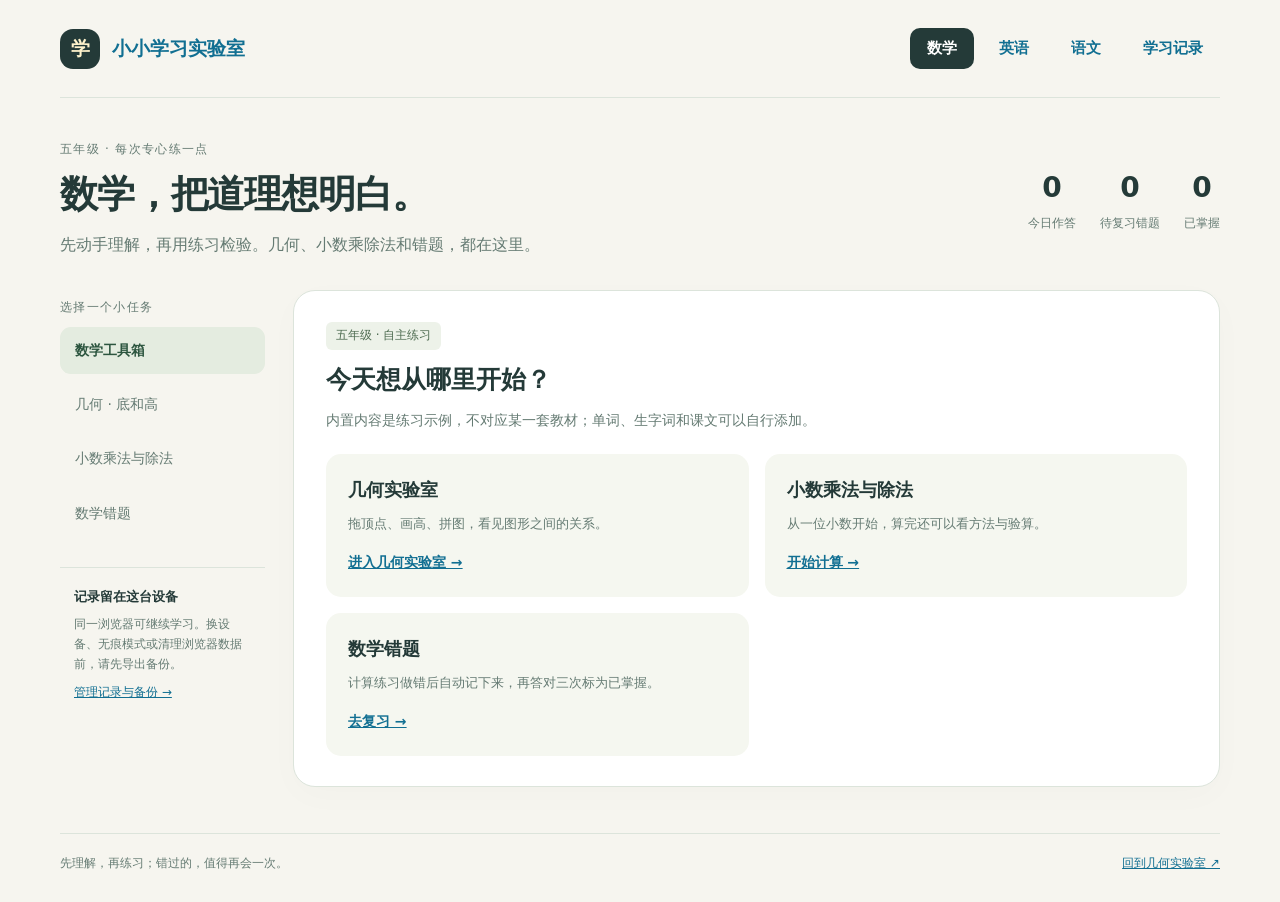
<file: geometry/study.html>
<!doctype html>
<html lang="zh-CN"><head><meta charset="utf-8"><meta name="viewport" content="width=device-width,initial-scale=1"><meta name="theme-color" content="#f6f5ef"><meta name="description" content="五年级数学、英语、语文学习工具：小数乘除法、单词拼写、听写、背诵对照与错题复习。"><title>小小学习实验室 · 五年级</title><link rel="stylesheet" href="school.css?v=20261101-school1"></head>
<body class="study-page"><div class="study-shell">
<header class="school-header study-masthead"><a href="study.html" class="study-brand"><span class="study-mark">学</span><span>小小学习实验室</span></a><nav class="school-nav" aria-label="学科栏目"><a href="#math" data-subject="math">数学</a><a href="#english" data-subject="english">英语</a><a href="#chinese" data-subject="chinese">语文</a><a href="#records" data-subject="records">学习记录</a></nav></header>
<main><section class="study-hero"><div><div class="study-eyebrow">五年级 · 每次专心练一点</div><h1 id="subjectTitle">把今天的一点点，学明白。</h1><p id="subjectLead">从一个小练习开始，让会做变成真正掌握。</p></div><div class="study-summary" aria-label="本机学习进度"><div><strong id="todayCount">0</strong><span>今日作答</span></div><div><strong id="pendingCount">0</strong><span>待复习错题</span></div><div><strong id="masteredCount">0</strong><span>已掌握</span></div></div></section>
<div id="saveWarning" class="study-notice" role="status" hidden></div>
<div class="study-layout"><aside class="study-sidebar"><div class="study-eyebrow">选择一个小任务</div><nav id="toolNav" aria-label="当前学科的工具"></nav><div class="local-note"><b>记录留在这台设备</b><p>同一浏览器可继续学习。换设备、无痕模式或清理浏览器数据前，请先导出备份。</p><a href="#records">管理记录与备份 →</a></div></aside><section id="workspace" class="study-workspace" aria-label="学习工作区"></section></div>
</main><footer class="study-footer"><span>先理解，再练习；错过的，值得再会一次。</span><a href="./#triangleLab">回到几何实验室 ↗</a></footer>
</div><script src="study-core.js?v=20261101-school2"></script><script src="study-data.js?v=20261101-school1"></script><script src="study.js?v=20261101-school2"></script></body></html>
</file>
<file: geometry/style.css>
:root{--ink:#243a38;--muted:#6e807b;--paper:#f6f5ef;--orange:#d97520;--blue:#197da3;--border:#e0e5de;--soft-blue:#e9f4f8;--soft-orange:#fff0dc}*{box-sizing:border-box}body{margin:0;background:var(--paper);color:var(--ink);font-family:"Microsoft YaHei","PingFang SC",system-ui,sans-serif;font-size:16px;line-height:1.6}.page{width:min(1120px,calc(100% - 56px));margin:auto}.masthead{height:98px;display:flex;justify-content:space-between;align-items:center;border-bottom:1px solid var(--border)}.brand{display:flex;align-items:center;gap:12px;text-decoration:none;color:inherit;font-weight:700;font-size:17px;letter-spacing:.04em}.brand-mark{display:grid;place-items:center;width:38px;height:38px;background:var(--ink);color:#fff8e9;font-size:28px;border-radius:12px;line-height:1}.quiet{color:var(--muted);font-size:13px;letter-spacing:.09em}.intro{padding:42px 0 30px}.eyebrow{color:var(--muted);font-size:13px;letter-spacing:.15em;margin-bottom:9px}h1{font-size:clamp(29px,4vw,43px);font-weight:750;line-height:1.35;letter-spacing:-.035em;margin:0 0 13px}h1 span{color:var(--orange)}.intro p{margin:0;color:var(--muted);font-size:16px}.experiments{display:flex;gap:7px;margin-bottom:16px;flex-wrap:wrap}button{font:inherit;cursor:pointer;transition:background .15s,border-color .15s,color .15s;touch-action:manipulation}.experiment{border:1px solid transparent;border-radius:12px;padding:11px 17px;background:transparent;color:var(--muted);font-size:14px}.experiment span{font-size:11px;opacity:.65;margin-right:8px;font-variant-numeric:tabular-nums}.experiment:hover{background:#e8ede6}.experiment.active{background:var(--ink);color:white;box-shadow:0 3px 8px #243a3812}.lab{background:white;border:1px solid var(--border);border-radius:23px;overflow:hidden;box-shadow:0 9px 40px #243a3807}.board-top{display:flex;justify-content:space-between;align-items:center;padding:18px 25px 0;gap:12px}.drag-hint{display:flex;gap:9px;align-items:center;color:var(--muted);font-size:13px}.grab-icon{font-size:21px;color:var(--blue)}.reset{background:transparent;border:0;color:var(--muted);font-size:13px;padding:8px;border-radius:8px}.reset:hover{background:var(--paper)}#board{display:block;width:100%;height:auto;max-height:550px;touch-action:none;user-select:none;-webkit-user-select:none}.triangle{fill:#93b5a811;stroke:#81948e;stroke-width:2.3;stroke-linejoin:round}.base-line{stroke:var(--orange);stroke-width:6;stroke-linecap:round}.height-line{stroke:var(--blue);stroke-width:4;stroke-linecap:round}.extension{stroke:var(--orange);stroke-width:2;stroke-dasharray:8 7;opacity:.8}.right-angle{stroke:var(--blue);stroke-width:2.4;fill:#197da310}.foot-dot{fill:var(--blue)}#board text{font-family:inherit;pointer-events:none}.foot-label{font-size:22px;font-weight:600;fill:var(--ink);paint-order:stroke;stroke:white;stroke-width:6px;stroke-linejoin:round}.angle-label{font-size:19px;fill:var(--blue);paint-order:stroke;stroke:white;stroke-width:5px}.label-tag rect{fill:var(--soft-blue)}.label-tag text{font-size:20px;font-weight:600;fill:var(--blue)}.base-tag rect{fill:var(--soft-orange)}.base-tag text{fill:#aa5612}.vertex{cursor:grab;outline:none}.vertex:active{cursor:grabbing}.vertex .hit{fill:transparent;pointer-events:all}.vertex .halo{fill:#197da310;stroke:none;transition:r .15s}.vertex .dot{fill:var(--blue);stroke:white;stroke-width:4}.vertex.base-point .halo{fill:#d9752014}.vertex.base-point .dot{fill:var(--orange)}.vertex:focus-visible .halo{stroke:var(--ink);stroke-width:2;stroke-dasharray:4 3}.vertex:hover .halo{r:30}.vertex .point-name{font-size:26px;font-weight:700;fill:var(--ink);paint-order:stroke;stroke:white;stroke-width:7px;stroke-linejoin:round}.vertex.locked{cursor:default}.vertex.locked .halo{opacity:.2}.parallel-guide{stroke:var(--blue);stroke-width:1.5;stroke-dasharray:6 8;opacity:.3;display:none}.base-picker{display:flex;justify-content:space-between;gap:14px;align-items:center;background:#fafbf8;border-top:1px solid var(--border);padding:17px 26px}.base-picker>span{font-size:14px}.base-picker>div{display:flex;gap:8px}.base-choice{font-size:14px;padding:9px 17px;border:1px solid var(--border);border-radius:10px;background:white;color:var(--ink)}.base-choice:hover{border-color:#cf995a}.base-choice.selected{background:var(--soft-orange);color:#a9510b;border-color:#eecba4;font-weight:650}.base-choice:disabled{opacity:.55;cursor:not-allowed}.understand{margin-top:20px}.pairing{display:flex;align-items:center;justify-content:space-between;padding:22px 27px;gap:12px}.pair{display:flex;align-items:center;gap:12px}.pair-number{border-radius:50%;width:30px;height:30px;background:#e9ede6;display:grid;place-items:center;color:var(--muted);font-size:12px}.pair-number.blue{color:var(--blue);background:#e0edf1}.pair-title{font-size:12px;color:var(--muted);display:block}.pair strong{display:block;font-size:19px;font-weight:650;margin-top:3px}.pair-arrow{color:#aab7b0;font-size:23px}.discovery{display:flex;gap:15px;padding:23px 27px;border-radius:16px;background:#e9eee5}.discovery-symbol{font-size:25px;color:#758f67;line-height:1.4}.discovery h2{font-size:17px;font-weight:650;margin:0 0 5px}.discovery p{color:#586e5d;font-size:14px;margin:0}.numbers{margin:24px 0 0;border-top:1px solid var(--border);padding-top:20px}.numbers summary{font-size:14px;color:var(--muted);cursor:pointer;list-style:none;display:flex;justify-content:space-between;align-items:center}.numbers summary::-webkit-details-marker{display:none}.numbers[open] summary span{transform:rotate(45deg)}.numbers summary span{font-size:24px;line-height:1}.measurements{display:flex;align-items:center;gap:22px;margin-top:19px;padding:18px 22px;background:white;border-radius:14px}.measurements div{flex:1}.measurements span{font-size:12px;color:var(--muted);display:block}.measurements strong{display:block;font-size:23px;margin-top:4px;font-variant-numeric:tabular-nums}.measurements b{font-size:15px;font-weight:400;color:var(--muted)}.numbers p{font-size:12px;color:var(--muted);margin:10px 2px}footer{display:flex;justify-content:space-between;gap:16px;flex-wrap:wrap;margin:30px 0 36px;font-size:12px;color:var(--muted)}footer strong{font-weight:500;color:var(--ink)}button:focus-visible,summary:focus-visible{outline:3px solid #197da355;outline-offset:3px}@media(max-width:650px){.page{width:calc(100% - 28px)}.masthead{height:74px}.brand{font-size:14px}.brand-mark{width:31px;height:31px;font-size:23px}.quiet{font-size:10px}.intro{padding:29px 0 23px}.intro p{font-size:14px;max-width:28em}.experiments{display:grid;grid-template-columns:1fr 1fr;gap:7px}.experiment{padding:10px 8px;background:#ecefe8}.board-top{padding:12px 12px 0}.drag-hint{font-size:11px;gap:5px}.reset{font-size:11px}.lab{border-radius:17px}.base-picker{flex-direction:column;align-items:flex-start;padding:14px;gap:10px}.base-picker>div{width:100%}.base-choice{flex:1;padding:10px 6px;font-size:13px}.pairing{padding:18px 3px;gap:5px}.pair{gap:6px}.pair-number{display:none}.pair-title{font-size:10px}.pair strong{font-size:15px}.pair-arrow{font-size:17px}.discovery{padding:18px 15px;gap:10px}.discovery h2{font-size:15px}.discovery p{font-size:13px}.measurements{gap:9px;padding:15px 12px}.measurements strong{font-size:18px}.measurements b{font-size:12px}footer{margin-top:24px;font-size:11px}}@media(prefers-reduced-motion:reduce){*{transition:none!important}}
.compare-triangle{fill:#a584c615;stroke:#9878b9;stroke-width:2.3;stroke-linejoin:round}.compare-height{stroke:#8b61b4;stroke-width:4;stroke-dasharray:9 5}.compare-angle{stroke:#8b61b4;stroke-width:2.4;fill:#8b61b410}.compare-foot{fill:#8b61b4}.compare-tag rect{fill:#f0eafa}.compare-tag text{fill:#8151aa}.vertex.alternate .dot{fill:#8b61b4}.vertex.alternate .halo{fill:#8b61b414}.same-base-panel{display:grid;grid-template-columns:1fr 1fr 1fr;gap:22px;padding:22px 26px;border-top:1px solid var(--border);background:#fbfaf6}.same-base-panel[hidden]{display:none}.compare-step{display:block;font-size:12px;color:var(--muted);margin-bottom:5px}.same-base-panel strong{display:block;font-size:16px;font-weight:650}.same-base-panel em{color:var(--orange);font-style:normal}.same-base-panel p{margin:5px 0 0;font-size:12px;color:var(--muted)}@media(max-width:650px){.same-base-panel{grid-template-columns:1fr;gap:15px;padding:18px}.same-base-panel strong{font-size:15px}}
.chapter-nav{display:flex;gap:8px;flex-wrap:wrap;margin:0 0 36px}.chapter-nav a{font-size:13px;color:var(--ink);background:#e9eee5;padding:9px 14px;border-radius:10px;text-decoration:none}.chapter-nav a:hover{background:#dce7d8}.chapter-title{font-size:22px;margin:0 0 20px;scroll-margin-top:24px}.lesson-section{margin-top:65px;padding-top:36px;border-top:1px solid #d4ddd2;scroll-margin-top:16px}.lesson-section h2{font-size:clamp(24px,3vw,32px);line-height:1.4;margin:0 0 15px}.section-lead{color:#586e65;font-size:15px;margin:0 0 26px;max-width:58em}.family-grid{display:grid;grid-template-columns:repeat(3,1fr);gap:17px}.family-card{background:white;border:1px solid var(--border);border-radius:18px;padding:18px 21px}.family-card svg{width:100%;display:block}.family-card polygon,.construction-shape{fill:#93b5a815;stroke:#81948e;stroke-width:2.5;stroke-linejoin:round}.family-card h3{font-size:19px;margin:12px 0 8px}.family-card p{font-size:14px;color:#63766e;margin:0 0 16px}.formula{display:block;font-size:13px;color:var(--blue);background:var(--soft-blue);padding:10px;border-radius:9px}.mini-base{stroke:var(--orange);stroke-width:5;stroke-linecap:round}.mini-height{stroke:var(--blue);stroke-width:3.5;stroke-dasharray:8 5}.mini-angle{fill:none;stroke:var(--blue);stroke-width:2.5}.mini-diagonal{fill:none;stroke:#9878b9;stroke-width:2.5;stroke-dasharray:8 6}.connection-note{margin-top:20px;border-left:4px solid #9cb189;padding:10px 24px;background:#eaf0e5;border-radius:0 12px 12px 0}.connection-note h3{margin:4px 0 8px;font-size:18px}.connection-note p{font-size:14px;margin:7px 0;color:#536b57}.drawing-lab{background:white;border:1px solid var(--border);border-radius:22px;overflow:hidden}.shape-switch{display:flex;gap:8px;flex-wrap:wrap;padding:23px 25px 15px}.shape-switch button{border:1px solid var(--border);background:white;padding:9px 14px;border-radius:10px;font-size:14px;color:var(--ink)}.shape-switch button[aria-pressed=true]{color:white;background:var(--ink);border-color:var(--ink)}.drawing-options{display:flex;flex-wrap:wrap;gap:16px;padding:0 25px 22px;font-size:13px;color:#62766b;align-items:center}.drawing-options label{display:flex;gap:7px;align-items:center}.drawing-options select{font:inherit;background:#fafbf8;border:1px solid var(--border);border-radius:7px;padding:6px;color:var(--ink)}input{accent-color:var(--blue)}.step-buttons{display:grid;grid-template-columns:repeat(4,1fr);gap:1px;background:var(--border);border-block:1px solid var(--border)}.step-buttons button{background:#f7f9f4;color:#76877e;border:0;padding:16px 6px;font-size:14px}.step-buttons button[aria-pressed=true]{background:#e0f0f6;color:#146b8c;font-weight:700}.step-buttons button.done{color:#3c6f55}#constructionBoard{display:block;width:100%;max-height:510px;background:#fefefb}.construction-label{font-size:23px;font-weight:650;fill:var(--ink);text-anchor:middle;paint-order:stroke;stroke:#fff;stroke-width:6px;stroke-linejoin:round}.base-caption{font-size:22px;font-weight:650;fill:#aa5612;text-anchor:middle;paint-order:stroke;stroke:white;stroke-width:7}.height-caption{font-size:22px;font-weight:650;fill:var(--blue);paint-order:stroke;stroke:white;stroke-width:7}.construction-extension{stroke:var(--orange);stroke-width:2;stroke-dasharray:8 7;opacity:.65}.construction-start{fill:#8b61b418;stroke:#8b61b4;stroke-width:2}.opposite-edge{stroke:#8b61b4;stroke-width:4;stroke-dasharray:8 5}.set-square{fill:#93b99135;stroke:#72a276;stroke-width:2.5}.construction-pencil{stroke:var(--blue);stroke-width:2;stroke-dasharray:4 7;opacity:.5}.split-fill{fill:#9a79bd18;stroke:none}.drawing-caption{padding:24px 30px 27px;background:#f1f5ed;border-top:1px solid var(--border)}#lessonStepCount{font-size:12px;color:#6e807b;letter-spacing:.06em}.drawing-caption h3{font-size:22px;margin:7px 0}.drawing-caption p{font-size:15px;margin:8px 0;max-width:62em}.drawing-caption p.observation{font-size:13px;color:#6e807b;margin-top:15px}.next-step{background:var(--ink);border:0;border-radius:11px;color:white;padding:11px 20px;margin-top:12px;font-size:14px}.paper-guide{margin-top:22px;padding:18px 22px;border:1px solid var(--border);border-radius:14px;background:#fff}.paper-guide summary{cursor:pointer;font-size:15px;font-weight:650}.paper-grid{display:grid;grid-template-columns:repeat(3,1fr);gap:28px;margin-top:18px}.paper-grid h3{font-size:17px;margin:0 0 12px}.paper-grid ol{margin:0;padding-left:22px;font-size:14px;color:#526a5f}.paper-grid li{margin:0 0 8px}.paper-grid p{font-size:12px;color:#6e807b}.checklist{display:grid;gap:15px}.checklist p{display:flex;gap:16px;align-items:flex-start;margin:0;font-size:15px;background:white;padding:19px 22px;border-radius:13px}.checklist b{flex-shrink:0;display:grid;place-items:center;width:29px;height:29px;border-radius:50%;background:#e8eee3;color:#5c7c52;font-size:13px}.quiz{margin:24px 0 0;background:#edf3f5;border-radius:18px;padding:22px 27px}.quiz h3{font-size:18px;margin:0}.quiz svg{display:block;width:min(100%,600px);margin:auto}.quiz-choices{display:flex;justify-content:center;gap:12px}.quiz-choices button{background:white;border:1px solid #b9ced7;border-radius:10px;padding:10px 35px;color:var(--blue);font-weight:650}.quiz-choices button[aria-pressed=true]{background:#d3e7ef;border-color:var(--blue)}#quizFeedback{font-size:14px;color:#5d727b;text-align:center;min-height:26px;margin:18px 0 0}#quizFeedback.correct{color:#346b3c}a:focus-visible,select:focus-visible,input:focus-visible{outline:3px solid #197da355;outline-offset:3px}@media(max-width:650px){.chapter-nav{gap:6px;margin-bottom:28px}.chapter-nav a{padding:8px 10px;font-size:12px}.chapter-title{font-size:19px}.lesson-section{margin-top:42px;padding-top:27px}.family-grid,.paper-grid{grid-template-columns:1fr}.family-card{display:grid;grid-template-columns:105px 1fr;gap:3px 15px;padding:18px}.family-card svg{grid-row:span 3;align-self:center}.family-card h3{margin:0;font-size:17px}.family-card p{font-size:13px;margin:4px 0 8px}.formula{font-size:11px;padding:8px}.shape-switch{padding:15px 14px 12px;gap:6px}.shape-switch button{padding:8px 10px;font-size:12px}.drawing-options{padding:0 14px 16px;gap:10px;font-size:12px}.step-buttons{grid-template-columns:1fr 1fr}.step-buttons button{padding:12px 5px;font-size:12px}.drawing-caption{padding:19px 17px}.drawing-caption h3{font-size:19px}.drawing-caption p{font-size:14px}.connection-note{padding:10px 17px}.checklist p{font-size:14px;padding:16px;gap:12px}.quiz{padding:18px 13px}.quiz-choices button{padding:10px 26px}.paper-guide{padding:17px}.paper-grid{gap:22px}}
/* Interactive geometry lessons: quiet stage, moving tools, explicit controls. */
.family-grid{grid-template-columns:repeat(2,1fr)}.family-card{display:grid;grid-template-columns:140px 1fr;gap:5px 18px}.family-card svg{grid-row:span 3;align-self:center}.family-card h3{margin:3px 0}.family-card p{margin:3px 0 9px}.paper-grid{grid-template-columns:repeat(2,1fr)}.relation-map{display:grid;grid-template-columns:1fr 2fr 1.2fr;gap:12px;margin:0 0 22px}.relation-map>div{padding:17px 18px;background:#e9eee5;border-radius:12px}.relation-map span,.relation-map small{display:block;font-size:11px;color:#6e807b}.relation-map strong{display:block;font-size:16px;margin:7px 0;line-height:1.9}.relation-map b{color:#91a18c;font-weight:500;margin-inline:4px}.activity-card{background:white;border:1px solid var(--border);border-radius:22px;overflow:hidden}.motion-controls{display:flex;align-items:center;flex-wrap:wrap;gap:10px 14px;padding:18px 24px;background:#fafbf8;font-size:13px}.motion-controls button,.quiz-status button{padding:9px 13px;background:white;border:1px solid var(--border);border-radius:9px;color:var(--ink)}.motion-controls button.play-button{background:var(--ink);border-color:var(--ink);color:white;min-width:145px}.motion-controls label{display:flex;gap:8px;align-items:center;color:#617669}.motion-controls select{font:inherit;border:1px solid var(--border);border-radius:7px;padding:5px;color:var(--ink);background:white}.motion-controls .progress-label{flex:1;min-width:160px}.progress-label input{width:100%;min-width:60px}.calm-option{font-size:12px;color:#6e807b;display:flex;align-items:center;gap:8px;margin:10px 24px 15px}.set-square{fill:#b4d4ad85;stroke:#578762;stroke-width:2.4}.square-corner{fill:none;stroke:#396f4c;stroke-width:2.5}.square-cutout{fill:#ffffffe0;stroke:#79a782;stroke-width:1.5}.ruler-note{fill:#426e49;font-size:12px;pointer-events:none}.animated-height{stroke:#197da3;stroke-width:4.5;stroke-linecap:round}.height-controls{padding:23px 28px;background:#f1f5ed;border-top:1px solid var(--border)}.height-controls>label{font-size:14px;display:block;font-weight:600}.height-controls>input{width:100%;margin:17px 0}.height-controls p{font-size:14px;color:#58715f;margin:12px 0 0}.live-metrics{display:flex;gap:16px 34px;flex-wrap:wrap;font-size:13px;color:#6e807b}.live-metrics strong{font-size:18px;color:var(--ink);margin-left:7px;font-variant-numeric:tabular-nums}#heightsBoard,#areaBoard{display:block;width:100%;height:auto;max-height:510px;background:#fefefb}#heightsBoard{touch-action:none;user-select:none}.height-ghost{stroke:#197da3;stroke-width:2;stroke-dasharray:5 8;opacity:.22}#heightHandle{cursor:ew-resize;outline:none}.height-handle-halo{fill:#197da31a}.height-handle-dot{fill:#197da3;stroke:white;stroke-width:3}#heightHandle:focus-visible .height-handle-halo{stroke:var(--ink);stroke-width:2;stroke-dasharray:4 3}.handle-caption{fill:#197da3;font-size:18px;font-weight:650;paint-order:stroke;stroke:white;stroke-width:5px;pointer-events:none}.assembly-original{fill:#9dc9ac99;stroke:#4b8164;stroke-width:3;stroke-linejoin:round}.assembly-copy{fill:#bea3d699;stroke:#8861ac;stroke-width:3;stroke-linejoin:round}.assembly-outline{fill:#e5eddf44;stroke:#243a38;stroke-width:3;stroke-linejoin:round}.area-half-number{fill:#456f56;font-size:29px;font-weight:700;text-anchor:middle;paint-order:stroke;stroke:white;stroke-width:6px}.area-half-label{fill:#6e807b;font-size:17px;text-anchor:middle;paint-order:stroke;stroke:white;stroke-width:5px}.big-formula{font-size:20px!important;font-weight:650;color:#197da3}.quiz-status{display:flex;align-items:center;justify-content:space-between;gap:14px;margin-top:28px;font-size:14px}.quiz-status button{font-size:12px}.quiz-choices{flex-wrap:wrap}.quiz-choices button{font-size:14px;padding:10px 23px}.quiz p{font-size:14px;color:#5d727b}.quiz-feedback{min-height:3.2em;text-align:center;margin:18px 0 0}.quiz-feedback.correct{color:#346b3c}.quiz-status strong{color:#476c4c}input[type=range]{cursor:pointer;min-height:28px}#areaLesson .drawing-caption{min-height:205px}
@media(max-width:800px){.relation-map{grid-template-columns:1fr}.family-card{grid-template-columns:110px 1fr;padding:16px}.family-card h3{font-size:17px}.family-card p{font-size:13px}.formula{font-size:11px}.motion-controls{padding:14px;gap:10px}.motion-controls .progress-label{flex-basis:100%}.calm-option{margin-inline:14px}.live-metrics{gap:12px}.live-metrics strong{font-size:16px}.big-formula{font-size:17px!important}}
@media(max-width:650px){.family-grid,.paper-grid{grid-template-columns:1fr}.family-card{grid-template-columns:100px 1fr}.height-controls{padding:18px}.relation-map>div{padding:13px 16px}.quiz-status{align-items:flex-start;flex-direction:column}.quiz-choices button{font-size:12px;padding:10px 14px}.motion-controls button{font-size:12px}.motion-controls label{font-size:12px}.live-metrics{flex-direction:column}.live-metrics strong{font-size:17px}#areaLesson .drawing-caption{min-height:245px}}
@media(prefers-reduced-motion:reduce){*,*::before,*::after{animation-duration:.01ms!important;animation-iteration-count:1!important;transition-duration:.01ms!important;scroll-behavior:auto!important}}
.motion-controls label{white-space:nowrap}.motion-controls .progress-label{white-space:nowrap}.ruler-note{display:none}.quiz-feedback.correct{color:#346b3c}@media(max-width:650px){.construction-label{font-size:30px}.height-caption,.base-caption{font-size:27px}.handle-caption{font-size:28px}.area-half-number{font-size:38px}.area-half-label{font-size:26px}}
</file>
<file: geometry/school.css>
.school-header{display:flex;align-items:center;justify-content:space-between;gap:20px;flex-wrap:wrap}.school-header .school-nav{display:flex;align-items:center;gap:8px;flex-wrap:wrap}.school-nav a{color:#58716b;text-decoration:none;font:600 15px/1.5 "Microsoft YaHei","PingFang SC",sans-serif;padding:9px 17px;border-radius:10px}.school-nav a:hover{background:#e6eee5;color:#243a38}.school-nav a[aria-current=page]{background:#243a38;color:white}.masthead.school-header{height:auto;min-height:98px;padding-block:18px}.masthead.school-header .quiet{display:none}
.study-page{--ink:#243a38;--muted:#657b73;--paper:#f6f5ef;--line:#dce4db;--blue:#116f92;--orange:#b45f19;margin:0;background:var(--paper);color:var(--ink);font:16px/1.65 "Microsoft YaHei","PingFang SC",system-ui,sans-serif}.study-page *{box-sizing:border-box}.study-shell{width:min(1160px,calc(100% - 56px));margin:auto}.study-masthead{min-height:98px;border-bottom:1px solid var(--line);padding:16px 0}.study-brand{display:flex;align-items:center;gap:12px;text-decoration:none;color:var(--ink);font-size:19px;font-weight:750}.study-mark{display:grid;place-items:center;width:40px;height:40px;border-radius:13px;background:var(--ink);color:#fff3cc}.study-hero{display:flex;align-items:center;justify-content:space-between;gap:32px;padding:42px 0 32px}.study-eyebrow{color:var(--muted);font-size:12px;letter-spacing:.11em;margin-bottom:9px}.study-page h1{font-size:clamp(26px,3.3vw,38px);line-height:1.35;letter-spacing:-.03em;margin:0 0 12px}.study-page h2{font-size:25px;line-height:1.4;margin:0 0 12px}.study-page h3{font-size:18px;line-height:1.5;margin:0 0 10px}.study-page p{margin:0 0 14px}.study-hero p{color:var(--muted);max-width:600px;margin:0}.study-summary{display:flex;gap:24px;flex-shrink:0}.study-summary>div{display:flex;flex-direction:column;align-items:center;gap:3px}.study-summary strong{font-size:28px;font-weight:700;font-variant-numeric:tabular-nums}.study-summary span{color:var(--muted);font-size:12px}.study-layout{display:grid;grid-template-columns:205px minmax(0,1fr);gap:28px;align-items:start}.study-sidebar{padding-top:8px}.study-sidebar nav{display:grid;gap:7px}.study-sidebar nav a{text-decoration:none;color:var(--muted);padding:12px 15px;border-radius:11px;font-size:14px}.study-sidebar nav a:hover{background:#e9eee5}.study-sidebar nav a[aria-current=page]{background:#e4ece0;color:#2c553f;font-weight:700}.local-note{margin-top:30px;padding:18px 14px;border-top:1px solid var(--line);font-size:12px;color:var(--muted)}.local-note b{color:var(--ink);font-size:13px}.local-note p{margin:8px 0}.study-page a{color:var(--blue)}.study-workspace{background:#fff;border:1px solid var(--line);border-radius:22px;min-height:470px;padding:30px 32px;box-shadow:0 9px 34px #243a3805}.study-page .lead{color:var(--muted);font-size:14px;max-width:700px}.study-page .badge{display:inline-block;background:#edf2e9;color:#4d6b50;padding:4px 10px;font-size:12px;border-radius:6px;margin-bottom:12px}.study-page button,.study-page input,.study-page select,.study-page textarea{font:inherit}.study-page button{cursor:pointer;border:1px solid var(--line);border-radius:10px;background:#fff;color:var(--ink);padding:10px 16px;font-size:14px;min-height:44px;touch-action:manipulation}.study-page button:hover{background:#f0f4ed}.study-page .primary,.study-page a.primary{display:inline-flex;align-items:center;justify-content:center;background:var(--ink);color:white;border-color:var(--ink);font-weight:650;text-decoration:none;padding:12px 20px;border-radius:11px;min-height:46px}.study-page .primary:hover{background:#365651}.study-page .yellow{background:#ffe37c;border-color:#cc913f;color:#493311;box-shadow:0 3px 0 #be913c;font-weight:700}.study-page button:disabled{cursor:default;opacity:.48}.study-page a:focus-visible,.study-page button:focus-visible,.study-page input:focus-visible,.study-page select:focus-visible,.study-page textarea:focus-visible{outline:3px solid #116f9270;outline-offset:3px}.study-page input,.study-page select,.study-page textarea{border:1px solid #cbd7ce;border-radius:9px;padding:10px 12px;background:#fbfcf9;color:var(--ink);max-width:100%;min-height:44px;font-size:16px}.study-page textarea{width:100%;resize:vertical;min-height:130px}.study-page label{display:grid;gap:7px;font-size:13px;color:#536e61}.study-page .row{display:flex;align-items:center;gap:12px;flex-wrap:wrap}.study-page .row label{min-width:125px}.study-page .settings-row{padding:16px 0 23px;margin-bottom:18px;border-bottom:1px solid var(--line)}.study-page .question{font-size:clamp(26px,4vw,38px);font-weight:700;line-height:1.5;margin:16px 0 22px;overflow-wrap:anywhere}.study-page .question.english-question{font-size:clamp(23px,3.1vw,30px)}.study-page .answer-row{display:flex;gap:12px;flex-wrap:wrap;align-items:end}.study-page .answer-row label{flex:1;min-width:180px}.study-page .feedback{margin:20px 0;padding:17px 19px;border-radius:12px;background:#f1f5ed;color:#42614b;font-size:14px}.study-page .feedback.wrong{background:#fff1df;color:#8c4c1b}.study-page .feedback:empty{display:none}.study-page .feedback strong{display:block;margin-bottom:7px;font-size:16px}.study-page .feedback p:last-child{margin-bottom:0}.study-page .mini-note{font-size:12px;color:var(--muted);margin-top:13px}.study-page details{border-top:1px solid var(--line);padding:18px 0;margin-top:22px}.study-page summary{cursor:pointer;font-size:14px;color:var(--blue);font-weight:600}.study-page details>div{margin-top:17px}.study-page .choice-list{display:grid;gap:10px;grid-template-columns:repeat(3,minmax(0,1fr));margin:20px 0}.study-page .choice-list button{font-size:17px;padding:17px 12px;overflow-wrap:anywhere}.study-page .choice-list button.selected{background:#e4f1f7;border-color:var(--blue);color:var(--blue);opacity:1}.study-page .cards{display:grid;grid-template-columns:repeat(2,minmax(0,1fr));gap:16px;margin-top:22px}.study-page .subject-card{background:#f5f7f0;border-radius:15px;padding:22px}.study-page .subject-card p{font-size:13px;color:var(--muted)}.study-page .subject-card a{font-size:14px;font-weight:650}.study-page .list{display:grid;gap:12px;margin-top:18px}.study-page .list-item{border:1px solid var(--line);border-radius:12px;padding:17px 18px;overflow-wrap:anywhere}.study-page .list-item p{font-size:14px;margin:7px 0}.study-page .list-item .row{justify-content:space-between}.study-page .passage-source{white-space:pre-wrap;background:#f5f7f0;padding:18px;border-radius:10px;font-size:15px}.study-page .source-hidden{display:none}.study-page .comparison{line-height:2.2;font-size:17px;overflow-wrap:anywhere;padding:18px;background:#f7f8f3;border-radius:10px}.study-page .comparison .missing{background:#ffebca;color:#895015;text-decoration:underline;text-decoration-style:wavy}.study-page .comparison .extra{background:#f9dfde;color:#9b3631;text-decoration:line-through}.study-page .comparison-legend{display:flex;gap:18px;flex-wrap:wrap;font-size:12px;color:var(--muted);margin:10px 0}.study-page .empty{padding:30px 10px;text-align:center;color:var(--muted)}.study-page .empty strong{display:block;font-size:20px;color:var(--ink);margin-bottom:12px}.study-page .study-notice{padding:13px 18px;background:#fff0d1;color:#80501c;border-radius:10px;margin-bottom:20px;font-size:14px}.study-page .stat-table{width:100%;border-collapse:collapse;font-size:14px;margin:20px 0}.study-page th,.study-page td{text-align:left;border-bottom:1px solid var(--line);padding:13px 10px}.study-page th{color:var(--muted);font-weight:500}.study-page .backup-row{margin:24px 0}.study-page .record-list{font-size:13px;color:var(--muted)}.study-footer{margin:46px 0 28px;padding-top:20px;border-top:1px solid var(--line);display:flex;justify-content:space-between;gap:16px;flex-wrap:wrap;color:var(--muted);font-size:12px}.study-page [hidden]{display:none!important}
@media(max-width:850px){.study-hero{align-items:flex-start;flex-direction:column;gap:22px}.study-summary{gap:34px}.study-summary>div{align-items:flex-start}.study-layout{grid-template-columns:1fr;gap:14px}.study-sidebar{padding:0}.study-sidebar nav{display:flex;gap:7px;flex-wrap:wrap}.study-sidebar nav a{padding:10px 13px}.local-note{display:none}.study-workspace{padding:25px}.study-sidebar>.study-eyebrow{display:none}}
@media(max-width:600px){.school-header{gap:14px}.school-header .school-nav{gap:4px;flex-basis:100%}.school-nav a{padding:8px 12px;font-size:14px}.study-shell{width:calc(100% - 30px)}.study-masthead{padding:16px 0}.study-hero{padding:27px 0 23px}.study-summary strong{font-size:24px}.study-summary{gap:27px}.study-workspace{padding:23px 18px;border-radius:17px}.study-page .cards{grid-template-columns:1fr}.study-page .choice-list{grid-template-columns:1fr}.study-page .choice-list button{text-align:left;padding:13px 17px;font-size:16px}.study-page .answer-row{align-items:stretch}.study-page .answer-row label{flex-basis:100%}.study-page .answer-row button{flex:1}.study-page .settings-row{gap:14px}.study-page h2{font-size:23px}.study-page .stat-table th,.study-page .stat-table td{padding:12px 5px;font-size:12px}.study-page .row label{flex:1}.study-page .backup-row button{flex:1}}
</file>
